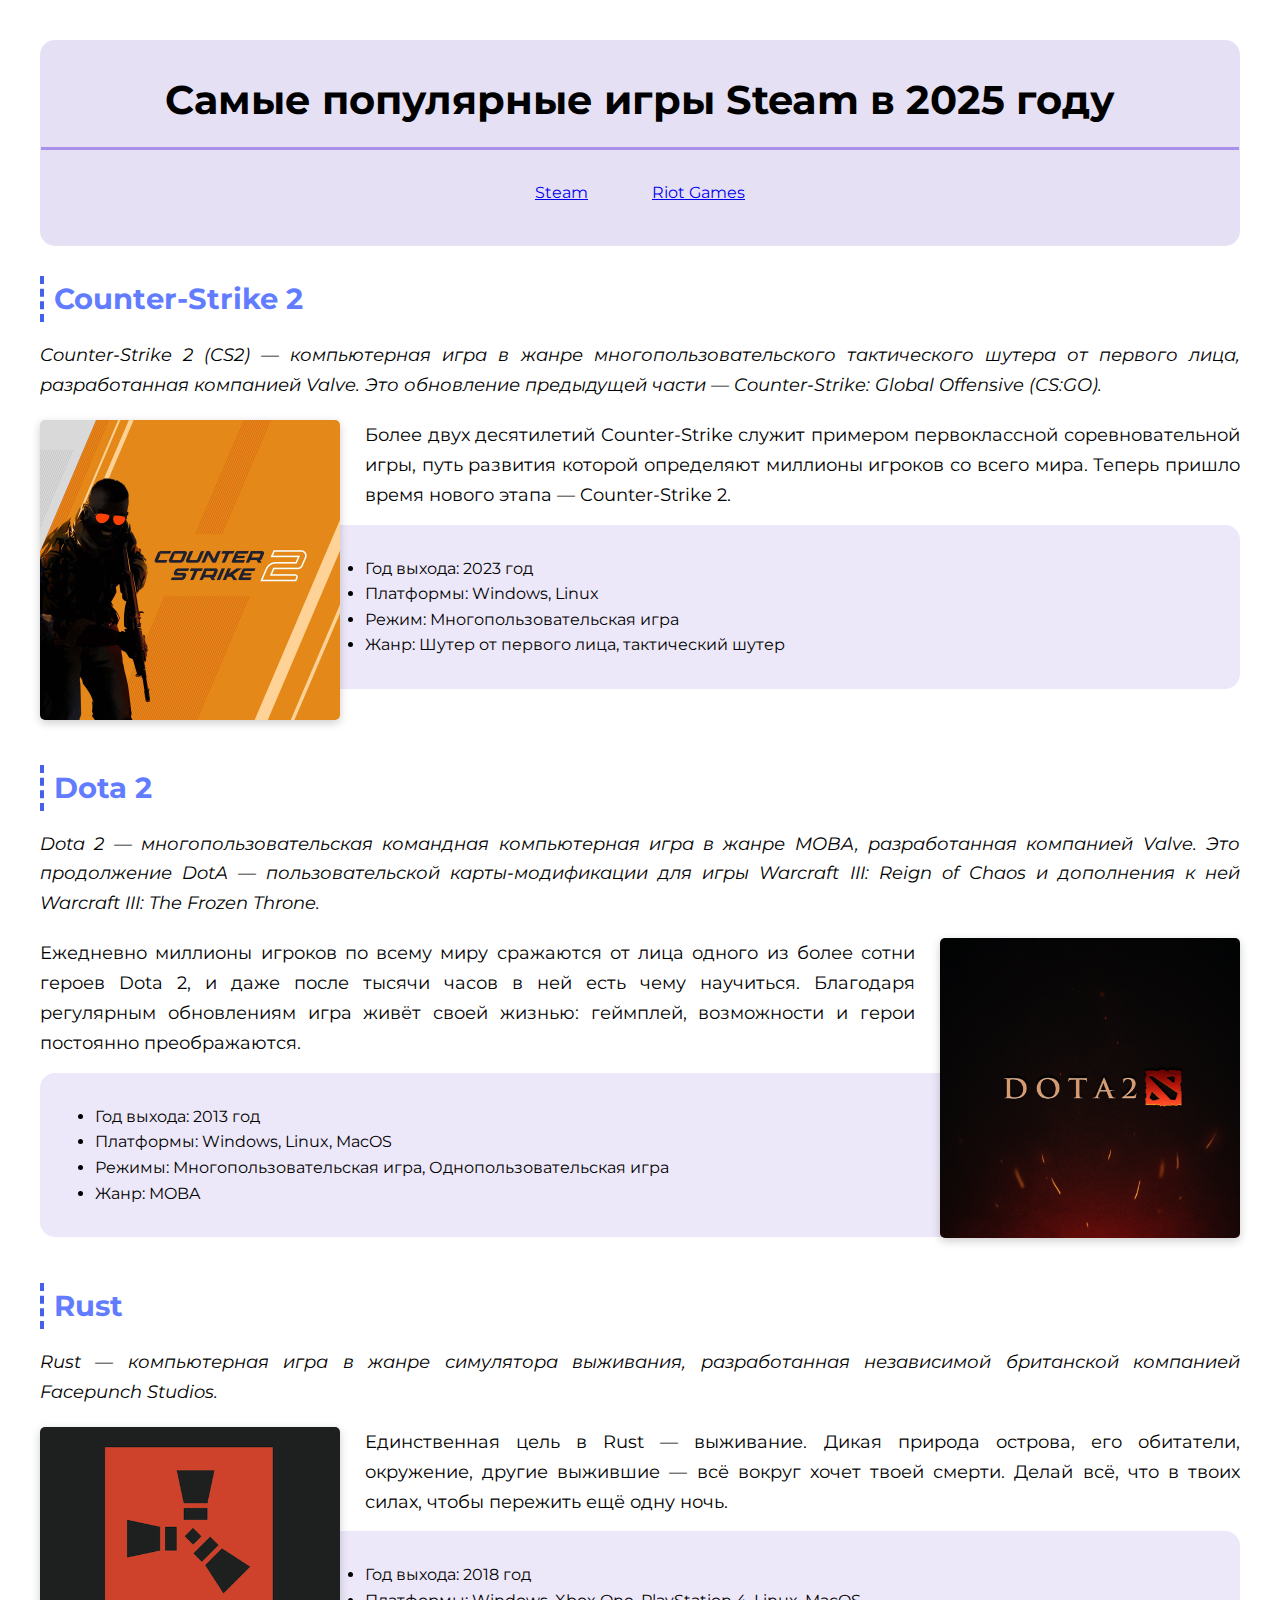
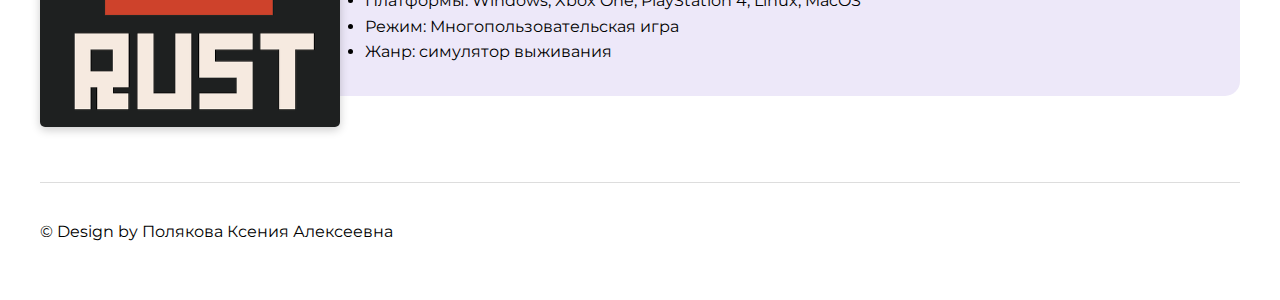
<file: index.html>
<!DOCTYPE html>
<html lang="ru">
<head>
    <meta charset="UTF-8">
    <meta name="viewport" content="width=device-width, initial-scale=1.0">
    <title>ЛАБА №2</title>
    
    <!-- <link rel="stylesheet" href="reset.css"> -->
    
    <!-- <link rel="stylesheet" href="normalize.css"> -->
    
    <link rel="stylesheet" href="styles.css">
    <link href="https://fonts.googleapis.com/css2?family=Montserrat:wght@300;400;700&display=swap" rel="stylesheet">
    
    <style>
        body {
            font-family: 'Montserrat', cursive;
        }

        h2 {
            color: #627cff;
            border-left: 4px dashed #4561eb;
        }

    </style>
</head>

<body>
    <div class="container">
        <header id="main-header">
            <h1> Самые популярные игры Steam в 2025 году </h1>
            <nav>
                <ul>
                    <li><a href="index.html">Steam</a></li>
                    <li><a href="page2.html">Riot Games</a></li>
                </ul>
            </nav>
        </header>
        
        <main>
            <article>
                <h2>Counter-Strike 2</h2>
                
                <p style="font-style: italic; margin-bottom: 20px;">Counter-Strike 2 (CS2) — компьютерная игра в жанре многопользовательского тактического шутера от первого лица, разработанная компанией Valve. Это обновление предыдущей части — Counter-Strike: Global Offensive (CS:GO). </p>
                
                <div class="image-container">
                    <img src="images/image1.jpg" width="300" height="300" alt="Counter-Strike 2" class="float-left">
                    <p>Более двух десятилетий Counter-Strike служит примером первоклассной соревновательной игры, путь развития которой определяют миллионы игроков со всего мира. Теперь пришло время нового этапа — Counter-Strike 2.</p>
                
                <section>
                    <ul class="spaced-list">
                        <li>Год выхода: 2023 год</li>
                        <li>Платформы: Windows, Linux</li>
                        <li>Режим: Многопользовательская игра</li>
                        <li>Жанр: Шутер от первого лица, тактический шутер</li>
                    </ul>
                    </section>

                <div class="clearfix"></div>
                
                <h2>Dota 2</h2>
                
                <p style="font-style: italic; margin-bottom: 20px;">Dota 2 — многопользовательская командная компьютерная игра в жанре MOBA, разработанная компанией Valve. Это продолжение DotA — пользовательской карты-модификации для игры Warcraft III: Reign of Chaos и дополнения к ней Warcraft III: The Frozen Throne.</p>
                
                <div class="image-container">
                    <img src="images\image2.png" width="300" height="300" alt="Dota 2" class="float-right">
                    <p>Ежедневно миллионы игроков по всему миру сражаются от лица одного из более сотни героев Dota 2, и даже после тысячи часов в ней есть чему научиться. Благодаря регулярным обновлениям игра живёт своей жизнью: геймплей, возможности и герои постоянно преображаются.</p>
                
                    <section>
                    <ul class="spaced-list">
                        <li>Год выхода: 2013 год</li>
                        <li>Платформы: Windows, Linux, MacOS</li>
                        <li>Режимы: Многопользовательская игра, Однопользовательская игра</li>
                        <li>Жанр: MOBA</li>
                    </ul>
                    </section>
                
                </div>
                <div class="clearfix"></div>
                
                <h2>Rust</h2>
                
                <p style="font-style: italic; margin-bottom: 20px;">Rust — компьютерная игра в жанре симулятора выживания, разработанная независимой британской компанией Facepunch Studios.</p>
                
                <div class="image-container">
                    <img src="images\image3.png" width="300" height="300" alt="Rust" class="float-left">
                    <p>Единственная цель в Rust — выживание. Дикая природа острова, его обитатели, окружение, другие выжившие — всё вокруг хочет твоей смерти. Делай всё, что в твоих силах, чтобы пережить ещё одну ночь.</p>
                
                <section>
                    <ul class="spaced-list">
                        <li>Год выхода: 2018 год</li>
                        <li>Платформы: Windows, Xbox One, PlayStation 4, Linux, MacOS</li>
                        <li>Режим: Многопользовательская игра</li>
                        <li>Жанр: симулятор выживания</li>
                    </ul>
                    </section>
                
                </div>

                <div class="clearfix"></div>
            </article>
        </main>
        
        <footer>
            <p>&copy; Design by Полякова Ксения Алексеевна</p>
        </footer>
    </div>
</body>
</html>
</file>
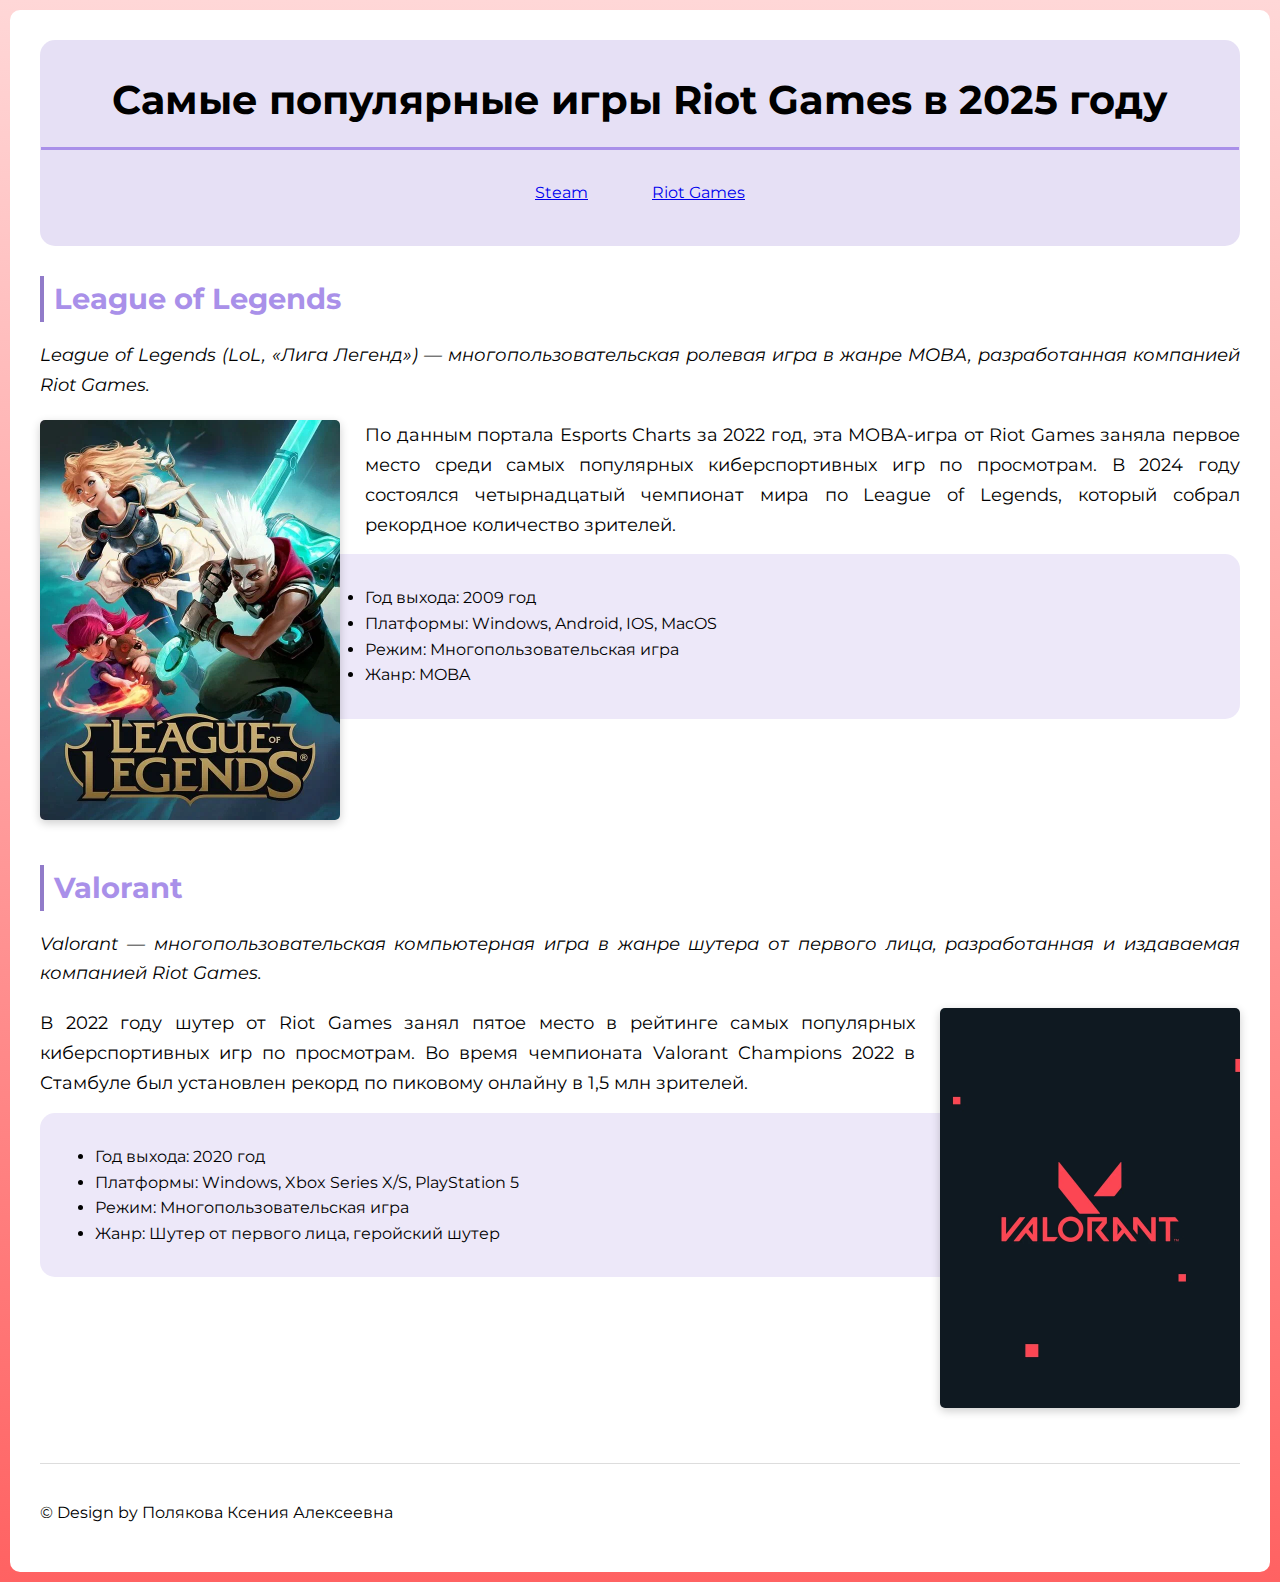
<file: page2.html>
<!DOCTYPE html>
<html lang="ru">
<head>
    <meta charset="UTF-8">
    <meta name="viewport" content="width=device-width, initial-scale=1.0">
    <title>ЛАБА №2</title>
    
    <!-- <link rel="stylesheet" href="reset.css"> -->
    
    <!-- <link rel="stylesheet" href="normalize.css"> -->

    <link rel="stylesheet" href="styles.css">
    <link href="https://fonts.googleapis.com/css2?family=Montserrat:wght@300;400;700&display=swap" rel="stylesheet">

    <style>
        body {
            font-family: 'Montserrat', cursive;
            background: linear-gradient(to bottom, #ffd7d7, #ff6262);
        }
    </style>
</head>

<body>
    <div class="container">
        <header id="main-header">
            <h1>Самые популярные игры Riot Games в 2025 году</h1>
            <nav>
                <ul>
                    <li><a href="index.html">Steam</a></li>
                    <li><a href="page2.html">Riot Games</a></li>
                </ul>
            </nav>
        </header>
        
        <main>
            <article>
                <h2>League of Legends</h2>
                
                <p style="font-style: italic; margin-bottom: 20px;">League of Legends (LoL, «Лига Легенд») — многопользовательская ролевая игра в жанре MOBA, разработанная компанией Riot Games. </p>
                
                <div class="image-container">
                    <img src="images\image4.jpg" width="300" height="300" alt="League of Legends" class="float-left">
                    <p>По данным портала Esports Charts за 2022 год, эта MOBA-игра от Riot Games заняла первое место среди самых популярных киберспортивных игр по просмотрам. В 2024 году состоялся четырнадцатый чемпионат мира по League of Legends, который собрал рекордное количество зрителей.</p>
                
                    <section>
                    <ul class="spaced-list">
                        <li>Год выхода: 2009 год</li>
                        <li>Платформы: Windows, Android, IOS, MacOS</li>
                        <li>Режим: Многопользовательская игра</li>
                        <li>Жанр: MOBA</li>
                    </ul>
                    </section>

                    <div class="clearfix"></div>
                
                <h2>Valorant</h2>
                
                <p style="font-style: italic; margin-bottom: 20px;">Valorant — многопользовательская компьютерная игра в жанре шутера от первого лица, разработанная и издаваемая компанией Riot Games.</p>
                
                <div class="image-container">
                    <img src="images\image5.jpg" width="300" height="300" alt="Valorant" class="float-right">
                    <p>В 2022 году шутер от Riot Games занял пятое место в рейтинге самых популярных киберспортивных игр по просмотрам. Во время чемпионата Valorant Champions 2022 в Стамбуле был установлен рекорд по пиковому онлайну в 1,5 млн зрителей.</p>
                
                    <section>
                    <ul class="spaced-list">
                        <li>Год выхода: 2020 год</li>
                        <li>Платформы: Windows, Xbox Series X/S, PlayStation 5</li>
                        <li>Режим: Многопользовательская игра</li>
                        <li>Жанр: Шутер от первого лица, геройский шутер</li>
                    </ul>
                    </section>
                
                </div>
                <div class="clearfix"></div>
            </article>
        </main>
        
        <footer>
            <p>&copy; Design by Полякова Ксения Алексеевна</p>
        </footer>
    </div>
</body>
</html
</file>
<file: styles.css>
body {
    line-height: 1.6;
    color: #000000;
    margin: 0;
    padding: 10px;
}

.container {
    max-width: 1200px;
    margin: 0 auto;
    background-color: white;
    padding: 30px;
    border-radius: 10px;
}

#main-header {
    background: linear-gradient(135deg, #e6e0f5 0%);
    color: white;
    padding: 1px;
    text-align: center;
    border-radius: 15px;
}

/* Стили для заголовков */
h1 {
    color: #000000;
    font-size: 2.5em;
    text-align: center;
    margin-bottom: 20px;
    padding-bottom: 15px;
    border-bottom: 3px solid #a990e9;
}

h2 {
    color: #a990e9;
    font-size: 1.8em;
    margin-top: 30px;
    margin-bottom: 15px;
    padding-left: 10px;
    border-left: 4px solid #917bc9;
    transition: all 0.3s ease;
}

h2:hover {
    color: #615386; 
    border-left-color: #917bc9;
    background-color: #e6e0f5;
    cursor: pointer;  
}

/* Стили для параграфов */
p {
    font-size: 1.1em;
    margin-bottom: 15px;
    text-align: justify;
    line-height: 1.7;
}

/* Стили для изображений */
img {
    max-width: 100%;
    height: auto;
    border-radius: 5px;
    box-shadow: 0 3px 10px rgba(0,0,0,0.2);
    transition: all 0.3s ease;
}

img:hover {
    transform: scale(1.05);
    box-shadow: 0 5px 15px rgba(0,0,0,0.3);
    cursor: pointer;
}

.float-left {
    float: left;
    margin: 0 25px 15px 0;
    max-width: 40%;
    transition: all 0.3s ease;
}

.float-right {
    float: right;
    margin: 0 0 15px 25px;
    max-width: 40%;
    transition: all 0.3s ease;
}

.float-left:hover, .float-right:hover {
    transform: scale(1.05);
    z-index: 10;
    position: relative;
}

.center-image {
    display: block;
    margin: 25px auto;
    transition: all 0.3s ease;
}

.clearfix {
    clear: both;
}

/* Стили для навигации */
nav ul {
    text-align: center;
    margin-bottom: 30px;
    padding: 10px;
    border-radius: 5px;
}

nav li {
    display: inline;
    margin: 0 30px;
}

/* Дополнительный отступ для секции */
section {
    padding: 15px;
    background-color: #ede8f9;
    border-radius: 15px;
}

/* Стили для ссылок */
a:hover {
    color: #7e59dc;
    text-decoration: underline;
}

/* Стили для footer */
footer {
    margin-top: 40px;
    padding-top: 20px;
    border-top: 1px solid #ddd;
    text-align: center;
    color: #000000;
    font-size: 0.9em;
}
</file>
